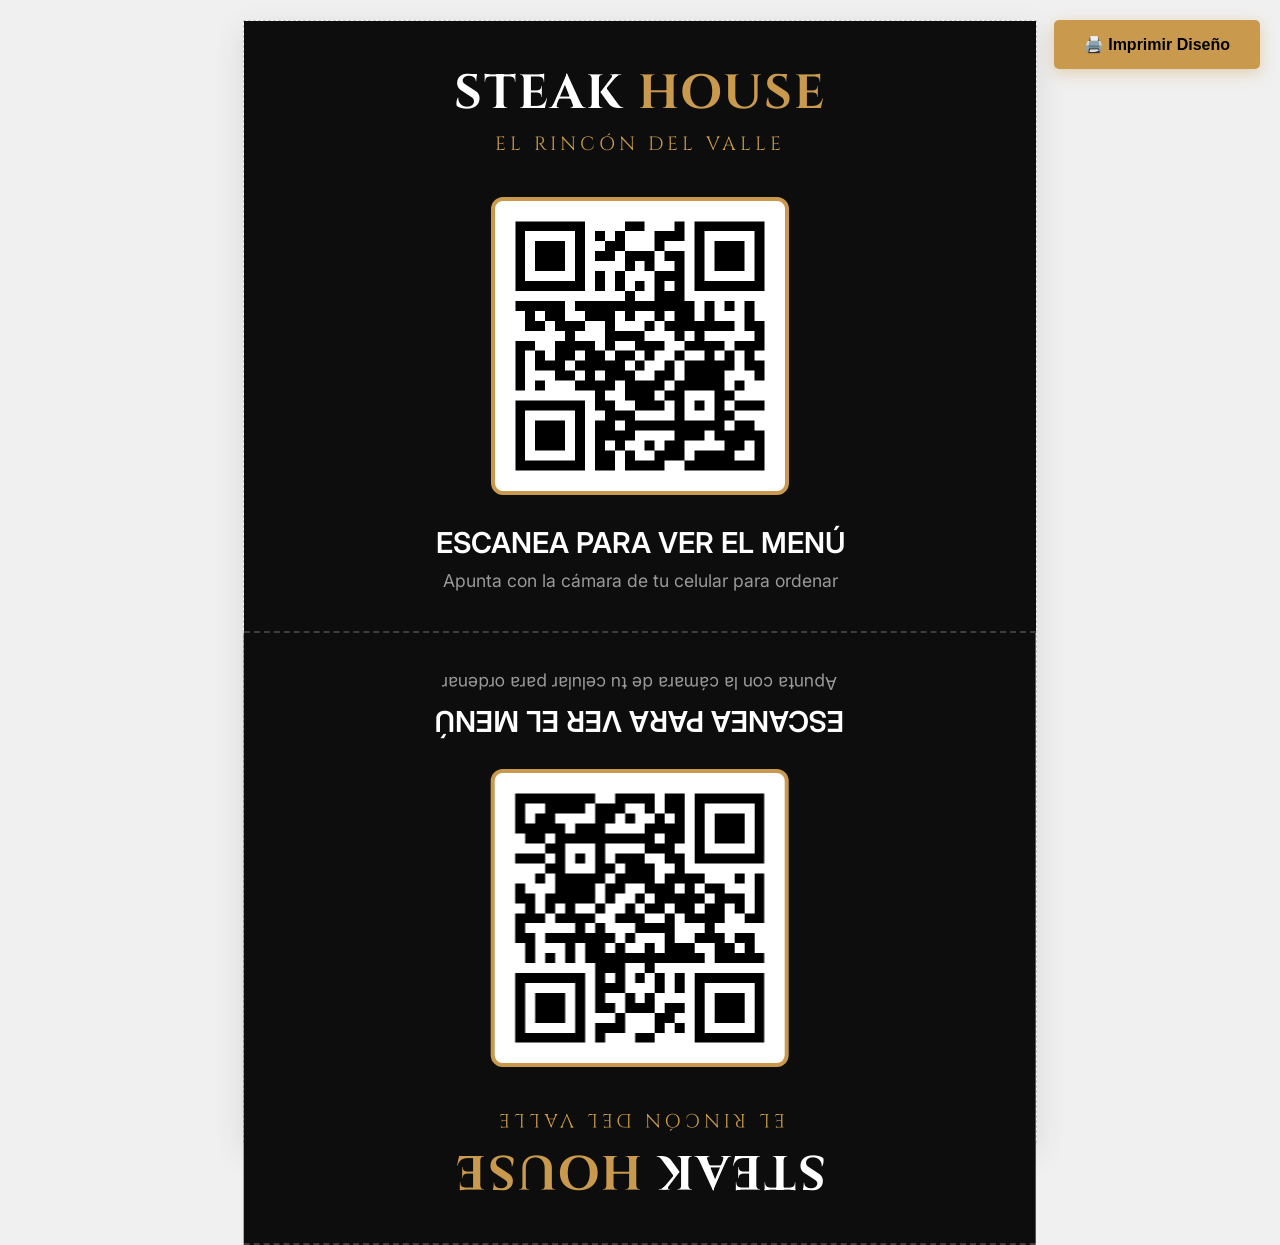
<file: impresion_mesa.html>
<!DOCTYPE html>
<html lang="es">
<head>
    <meta charset="UTF-8">
    <meta name="viewport" content="width=device-width, initial-scale=1.0">
    <title>Impresión - QR para Mesas</title>
    <link href="https://fonts.googleapis.com/css2?family=Cinzel:wght@400;700&family=Inter:wght@400;600&display=swap" rel="stylesheet">
    <style>
        body {
            background: #f0f0f0;
            margin: 0;
            padding: 20px;
            font-family: 'Inter', sans-serif;
            display: flex;
            justify-content: center;
            align-items: center;
            min-height: 100vh;
        }

        /* A4 Size Print Setup */
        @page {
            size: A4 portrait;
            margin: 0;
        }

        @media print {
            body {
                background: white;
                padding: 0;
            }
            .no-print {
                display: none !important;
            }
            .print-container {
                box-shadow: none !important;
            }
        }

        .print-container {
            width: 210mm; /* A4 width */
            height: 297mm; /* A4 height */
            background: white;
            box-shadow: 0 10px 30px rgba(0,0,0,0.1);
            display: grid;
            grid-template-columns: 1fr;
            grid-template-rows: 1fr 1fr;
            box-sizing: border-box;
            border: 1px dashed #ccc; /* Guide for folding/cutting */
        }

        /* We create two halves so when folded it works like a table tent (hablador) */
        .tent-side {
            display: flex;
            flex-direction: column;
            justify-content: center;
            align-items: center;
            text-align: center;
            padding: 40px;
            box-sizing: border-box;
            background: #0d0d0d;
            color: #fff;
            border-bottom: 2px dashed rgba(255, 255, 255, 0.2);
        }

        .tent-side.bottom {
            transform: rotate(180deg);
            border-bottom: none;
            border-top: 2px dashed rgba(255, 255, 255, 0.2);
        }

        .logo {
            font-family: 'Cinzel', serif;
            font-size: 3rem;
            color: #fff;
            margin-bottom: 5px;
            font-weight: 700;
            letter-spacing: 2px;
        }

        .logo span {
            color: #c99a4e;
        }

        .subtitle {
            font-size: 1.2rem;
            color: #c99a4e;
            text-transform: uppercase;
            letter-spacing: 4px;
            margin-bottom: 40px;
            font-family: 'Cinzel', serif;
        }

        .qr-wrapper {
            background: #fff;
            padding: 20px;
            border-radius: 12px;
            border: 4px solid #c99a4e;
            display: inline-block;
            margin-bottom: 30px;
        }

        .qr-wrapper img {
            width: 250px;
            height: 250px;
            display: block;
        }

        .instruction {
            font-size: 1.8rem;
            font-weight: 600;
            margin-bottom: 10px;
            color: #fff;
        }

        .sub-instruction {
            font-size: 1.1rem;
            color: #999;
        }
        
        .print-btn {
            position: fixed;
            top: 20px;
            right: 20px;
            padding: 15px 30px;
            background: #c99a4e;
            color: #000;
            border: none;
            border-radius: 5px;
            font-size: 1rem;
            font-weight: bold;
            cursor: pointer;
            box-shadow: 0 4px 15px rgba(201, 154, 78, 0.4);
            transition: all 0.3s ease;
        }

        .print-btn:hover {
            transform: translateY(-2px);
            background: #b08542;
        }
    </style>
</head>
<body>

    <button class="print-btn no-print" onclick="window.print()">🖨️ Imprimir Diseño</button>

    <div class="print-container">
        <!-- Parte Superior del Hablador de Mesa -->
        <div class="tent-side">
            <div class="logo">STEAK <span>HOUSE</span></div>
            <div class="subtitle">El Rincón del Valle</div>
            
            <div class="qr-wrapper">
                <img src="QR_Menu.png" alt="QR del Menú">
            </div>

            <div class="instruction">ESCANEA PARA VER EL MENÚ</div>
            <div class="sub-instruction">Apunta con la cámara de tu celular para ordenar</div>
        </div>

        <!-- Parte Inferior del Hablador (Dada la vuelta para doblar) -->
        <div class="tent-side bottom">
            <div class="logo">STEAK <span>HOUSE</span></div>
            <div class="subtitle">El Rincón del Valle</div>
            
            <div class="qr-wrapper">
                <img src="QR_Menu.png" alt="QR del Menú">
            </div>

            <div class="instruction">ESCANEA PARA VER EL MENÚ</div>
            <div class="sub-instruction">Apunta con la cámara de tu celular para ordenar</div>
        </div>
    </div>

</body>
</html>
</file>
